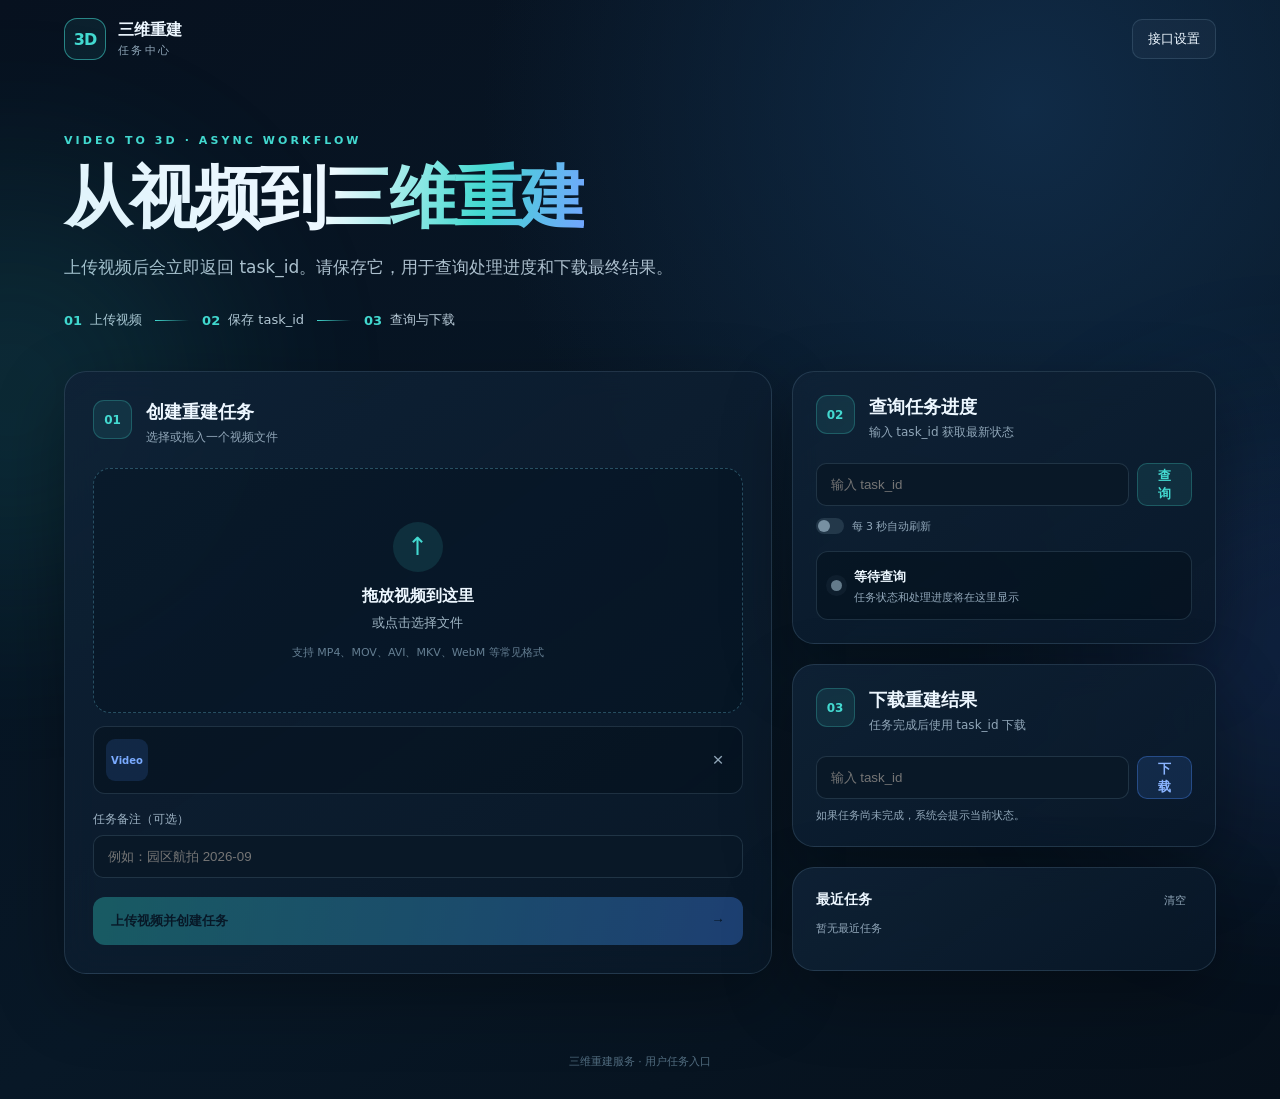
<file: webui/index.html>
<!doctype html>
<html lang="zh-CN">
<head>
  <meta charset="utf-8" />
  <meta name="viewport" content="width=device-width, initial-scale=1" />
  <meta name="description" content="上传视频、查询三维重建任务进度并下载结果" />
  <title>三维重建任务中心</title>
  <link rel="stylesheet" href="./styles.css" />
</head>
<body>
  <div class="ambient ambient-a"></div><div class="ambient ambient-b"></div>
  <header class="topbar">
    <a class="brand" href="#top" aria-label="三维重建任务中心首页"><span class="brand-mark">3D</span><span><strong>三维重建</strong><small>任务中心</small></span></a>
    <button id="settingsToggle" class="ghost-button" type="button">接口设置</button>
  </header>
  <main id="top">
    <section class="hero">
      <p class="eyebrow">VIDEO TO 3D · ASYNC WORKFLOW</p>
      <h1>从视频到<span>三维重建</span></h1>
      <p class="hero-copy">上传视频后会立即返回 task_id。请保存它，用于查询处理进度和下载最终结果。</p>
      <div class="flow" aria-label="使用步骤"><span><b>01</b>上传视频</span><i></i><span><b>02</b>保存 task_id</span><i></i><span><b>03</b>查询与下载</span></div>
    </section>

    <section id="settingsPanel" class="settings-panel" hidden>
      <div><h2>接口设置</h2><p>默认使用当前网站域名；只有后端部署在其他地址时才需要修改。</p></div>
      <div class="settings-grid">
        <label>API 地址<input id="apiBase" placeholder="例如 http://127.0.0.1:8000" /></label>
        <label>创建任务路径<input id="uploadPath" /></label>
        <label>进度路径<input id="statusPath" /></label>
        <label>结果查询路径<input id="downloadPath" /></label>
      </div>
      <button id="saveSettings" class="secondary-button" type="button">保存设置</button>
    </section>

    <section class="workspace">
      <article class="panel upload-panel">
        <div class="panel-heading"><span class="step-number">01</span><div><h2>创建重建任务</h2><p>选择或拖入一个视频文件</p></div></div>
        <label id="dropZone" class="drop-zone" tabindex="0">
          <input id="videoInput" type="file" accept="video/*,.mp4,.mov,.avi,.mkv,.webm" hidden />
          <span class="upload-icon" aria-hidden="true">↑</span>
          <strong>拖放视频到这里</strong><span>或点击选择文件</span><small>支持 MP4、MOV、AVI、MKV、WebM 等常见格式</small>
        </label>
        <div id="fileCard" class="file-card" hidden><div class="file-type">Video</div><div class="file-meta"><strong id="fileName"></strong><span id="fileSize"></span></div><button id="removeFile" type="button" aria-label="移除文件">×</button></div>
        <label class="field">任务备注（可选）<input id="taskNote" maxlength="100" placeholder="例如：园区航拍 2026-09" /></label>
        <button id="uploadButton" class="primary-button" type="button" disabled><span>上传视频并创建任务</span><b>→</b></button>
        <div id="uploadProgress" class="progress-wrap" hidden><div class="progress-label"><span>正在上传视频</span><b id="uploadPercent">0%</b></div><div class="progress-track"><i id="uploadBar"></i></div></div>
        <div id="taskResult" class="task-result" hidden><span>任务已创建</span><div><code id="createdTaskId"></code><button id="copyTaskId" type="button">复制 task_id</button></div><p>请妥善保存此编号。页面也会在本机保留最近任务。</p></div>
      </article>

      <div class="side-stack">
        <article class="panel compact-panel">
          <div class="panel-heading"><span class="step-number">02</span><div><h2>查询任务进度</h2><p>输入 task_id 获取最新状态</p></div></div>
          <div class="task-id-row"><input id="statusTaskId" aria-label="查询任务的 task_id" placeholder="输入 task_id" /><button id="statusButton" class="icon-button" type="button">查询</button></div>
          <label class="poll-switch"><input id="autoPoll" type="checkbox" /><span></span>每 3 秒自动刷新</label>
          <div id="statusResult" class="status-result empty"><div class="status-orb"></div><div><strong>等待查询</strong><p>任务状态和处理进度将在这里显示</p></div></div>
        </article>

        <article class="panel compact-panel">
          <div class="panel-heading"><span class="step-number">03</span><div><h2>下载重建结果</h2><p>任务完成后使用 task_id 下载</p></div></div>
          <div class="task-id-row"><input id="downloadTaskId" aria-label="下载任务的 task_id" placeholder="输入 task_id" /><button id="downloadButton" class="icon-button accent" type="button"> 下载 </button></div>
          <p id="downloadHint" class="download-hint">如果任务尚未完成，系统会提示当前状态。</p>
        </article>

        <article class="panel recent-panel">
          <div class="recent-heading"><h2>最近任务</h2><button id="clearRecent" type="button">清空</button></div>
          <div id="recentTasks" class="recent-list"><p class="muted">暂无最近任务</p></div>
        </article>
      </div>
    </section>
  </main>
  <div id="toast" class="toast" role="status" aria-live="polite"></div>
  <footer>三维重建服务 · 用户任务入口</footer>
  <script src="./app.js"></script>
</body>
</html>
</file>
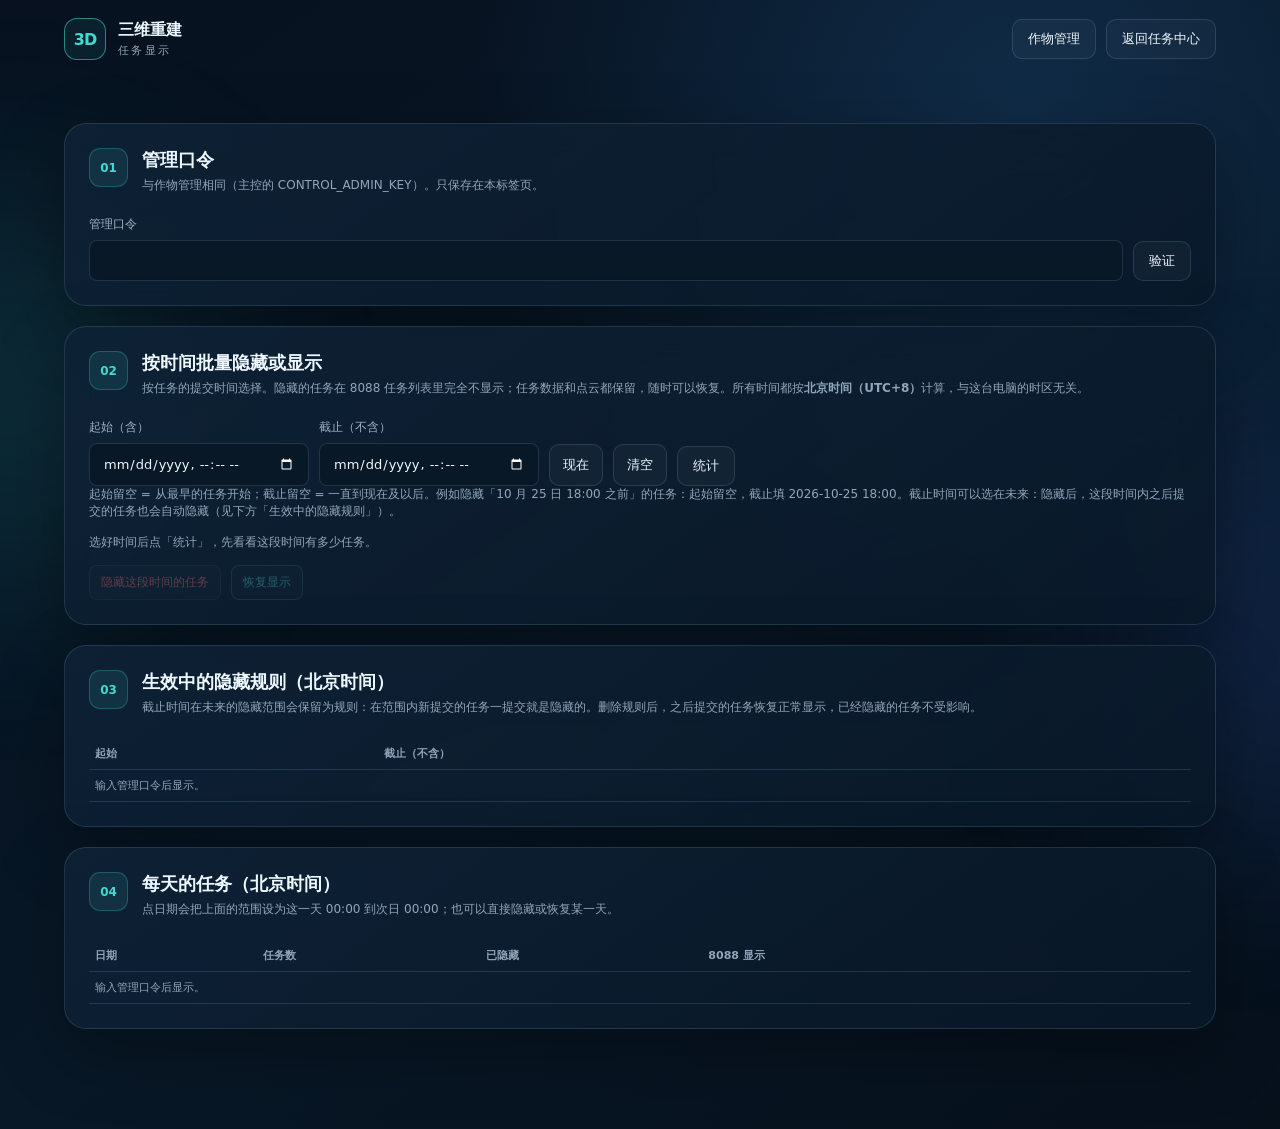
<file: web_UI/tasks.html>
<!doctype html>
<html lang="zh-CN">
<head>
  <meta charset="utf-8" />
  <meta name="viewport" content="width=device-width, initial-scale=1" />
  <meta name="description" content="按日期批量控制 8088 任务列表显示哪些任务" />
  <title>任务显示</title>
  <link rel="stylesheet" href="./styles.css" />
  <link rel="stylesheet" href="./plants.css" />
  <style>.range-row .ghost-button{padding:11px 13px;font-size:13px}</style>
</head>
<body>
  <div class="ambient ambient-a"></div><div class="ambient ambient-b"></div>
  <header class="topbar">
    <a class="brand" href="./index.html" aria-label="返回任务中心"><span class="brand-mark">3D</span><span><strong>三维重建</strong><small>任务显示</small></span></a>
    <nav class="topbar-actions"><a class="ghost-button" href="./plants.html">作物管理</a><a class="ghost-button" href="./index.html">返回任务中心</a></nav>
  </header>
  <main class="plants-main">
    <section class="panel plants-panel">
      <div class="panel-heading"><span class="step-number">01</span><div><h2>管理口令</h2><p>与作物管理相同（主控的 CONTROL_ADMIN_KEY）。只保存在本标签页。</p></div></div>
      <div class="key-row">
        <label for="adminKey">管理口令<input id="adminKey" type="password" autocomplete="current-password" /></label>
        <button id="checkKey" class="secondary-button" type="button">验证</button>
      </div>
    </section>

    <section class="panel plants-panel">
      <div class="panel-heading"><span class="step-number">02</span><div><h2>按时间批量隐藏或显示</h2><p>按任务的提交时间选择。隐藏的任务在 8088 任务列表里完全不显示；任务数据和点云都保留，随时可以恢复。所有时间都按<b>北京时间（UTC+8）</b>计算，与这台电脑的时区无关。</p></div></div>
      <div class="key-row range-row">
        <label for="fromTime">起始（含）<input id="fromTime" type="datetime-local" step="60" /></label>
        <label for="toTime">截止（不含）<input id="toTime" type="datetime-local" step="60" /></label>
        <button id="toNow" class="ghost-button" type="button" title="把截止时间设为当前北京时间">现在</button>
        <button id="clearRange" class="ghost-button" type="button">清空</button>
        <button id="preview" class="secondary-button" type="button">统计</button>
      </div>
      <p class="nodes-line">起始留空 = 从最早的任务开始；截止留空 = 一直到现在及以后。例如隐藏「10 月 25 日 18:00 之前」的任务：起始留空，截止填 2026-10-25 18:00。截止时间可以选在未来：隐藏后，这段时间内之后提交的任务也会自动隐藏（见下方「生效中的隐藏规则」）。</p>
      <p id="previewLine" class="nodes-line">选好时间后点「统计」，先看看这段时间有多少任务。</p>
      <div class="range-actions">
        <button id="hideRange" class="row-button danger" type="button" disabled>隐藏这段时间的任务</button>
        <button id="showRange" class="row-button save" type="button" disabled>恢复显示</button>
      </div>
    </section>

    <section class="panel plants-panel">
      <div class="panel-heading"><span class="step-number">03</span><div><h2>生效中的隐藏规则（北京时间）</h2><p>截止时间在未来的隐藏范围会保留为规则：在范围内新提交的任务一提交就是隐藏的。删除规则后，之后提交的任务恢复正常显示，已经隐藏的任务不受影响。</p></div></div>
      <div class="table-wrap">
        <table class="plants-table days-table">
          <thead><tr><th>起始</th><th>截止（不含）</th><th class="col-actions"></th></tr></thead>
          <tbody id="ruleRows"><tr><td colspan="3" class="muted">输入管理口令后显示。</td></tr></tbody>
        </table>
      </div>
    </section>

    <section class="panel plants-panel">
      <div class="panel-heading"><span class="step-number">04</span><div><h2>每天的任务（北京时间）</h2><p>点日期会把上面的范围设为这一天 00:00 到次日 00:00；也可以直接隐藏或恢复某一天。</p></div></div>
      <div class="table-wrap">
        <table class="plants-table days-table">
          <thead><tr><th>日期</th><th>任务数</th><th>已隐藏</th><th>8088 显示</th><th class="col-actions"></th></tr></thead>
          <tbody id="dayRows"><tr><td colspan="5" class="muted">输入管理口令后显示。</td></tr></tbody>
        </table>
      </div>
    </section>
  </main>
  <div id="toast" class="toast" role="status" aria-live="polite"></div>
  <script src="./tasks.js"></script>
</body>
</html>
</file>
<file: webui/styles.css>
:root{--bg:#07111f;--panel:rgba(13,29,48,.78);--panel2:#10243b;--line:rgba(150,190,220,.17);--text:#edf7ff;--muted:#91a7b9;--cyan:#43d9d0;--blue:#4a8dff;--green:#59e39a;--warn:#ffbf69;--danger:#ff6f7d;--shadow:0 24px 70px rgba(0,0,0,.32)}*{box-sizing:border-box}html{scroll-behavior:smooth}body{margin:0;min-height:100vh;background:radial-gradient(circle at 80% 10%,#102b47 0,transparent 38%),linear-gradient(145deg,#07111f,#081827 55%,#06101b);color:var(--text);font-family:Inter,"PingFang SC","Microsoft YaHei",system-ui,sans-serif;overflow-x:hidden}.ambient{position:fixed;width:420px;height:420px;border-radius:50%;filter:blur(100px);opacity:.13;pointer-events:none}.ambient-a{background:#2bcac2;left:-200px;top:20%}.ambient-b{background:#477dff;right:-220px;bottom:5%}.topbar{height:78px;max-width:1200px;margin:auto;padding:0 24px;display:flex;align-items:center;justify-content:space-between}.brand{display:flex;align-items:center;gap:12px;color:inherit;text-decoration:none}.brand-mark{display:grid;place-items:center;width:42px;height:42px;border:1px solid rgba(67,217,208,.55);border-radius:13px;color:var(--cyan);font-weight:900;letter-spacing:-1px;background:rgba(67,217,208,.08)}.brand strong,.brand small{display:block}.brand strong{font-size:16px}.brand small{font-size:11px;color:var(--muted);letter-spacing:.22em;margin-top:2px}.ghost-button,.secondary-button{border:1px solid var(--line);background:rgba(255,255,255,.03);color:var(--text);border-radius:10px;padding:10px 15px;cursor:pointer}main{max-width:1200px;margin:auto;padding:45px 24px 80px}.hero{max-width:800px;margin-bottom:42px}.eyebrow{color:var(--cyan);font-size:11px;font-weight:800;letter-spacing:.28em}.hero h1{font-size:clamp(38px,6vw,68px);line-height:1.08;letter-spacing:-.045em;margin:14px 0 18px}.hero h1 span{color:transparent;background:linear-gradient(100deg,#eefaff 5%,#43d9d0 60%,#72a5ff);background-clip:text;-webkit-background-clip:text}.hero-copy{max-width:620px;font-size:17px;line-height:1.8;color:#adc0ce}.flow{display:flex;align-items:center;gap:13px;margin-top:28px;color:#b7c9d6;font-size:13px}.flow span{display:flex;align-items:center;gap:8px}.flow b{color:var(--cyan)}.flow i{width:34px;height:1px;background:linear-gradient(90deg,var(--cyan),transparent)}.settings-panel{margin-bottom:20px;padding:22px;border:1px solid rgba(67,217,208,.25);border-radius:18px;background:rgba(14,36,55,.88);box-shadow:var(--shadow)}.settings-panel>div:first-child{display:flex;justify-content:space-between;gap:20px}.settings-panel h2{margin:0;font-size:17px}.settings-panel p{margin:3px 0 14px;color:var(--muted);font-size:12px}.settings-grid{display:grid;grid-template-columns:repeat(2,1fr);gap:12px}.settings-grid label,.field{font-size:12px;color:#9eb3c4}.settings-grid input,.field input,.task-id-row input{width:100%;margin-top:7px;padding:13px 14px;border:1px solid var(--line);border-radius:10px;background:#091827;color:var(--text);outline:none}.settings-grid input:focus,.field input:focus,.task-id-row input:focus{border-color:var(--cyan);box-shadow:0 0 0 3px rgba(67,217,208,.08)}.workspace{display:grid;grid-template-columns:minmax(0,1.25fr) minmax(330px,.75fr);gap:20px;align-items:start}.side-stack{display:grid;gap:20px}.panel{border:1px solid var(--line);border-radius:22px;background:linear-gradient(145deg,rgba(15,34,54,.9),rgba(9,24,40,.84));box-shadow:var(--shadow);backdrop-filter:blur(16px)}.upload-panel{padding:28px}.compact-panel,.recent-panel{padding:23px}.panel-heading{display:flex;align-items:flex-start;gap:14px;margin-bottom:22px}.step-number{display:grid;place-items:center;flex:0 0 39px;height:39px;border-radius:11px;background:rgba(67,217,208,.1);border:1px solid rgba(67,217,208,.25);color:var(--cyan);font-size:12px;font-weight:800}.panel-heading h2{font-size:18px;margin:0 0 5px}.panel-heading p{font-size:12px;color:var(--muted);margin:0}.drop-zone{min-height:245px;border:1.5px dashed rgba(100,183,205,.35);border-radius:17px;background:rgba(5,18,30,.38);display:flex;flex-direction:column;align-items:center;justify-content:center;gap:7px;cursor:pointer;transition:.2s}.drop-zone:hover,.drop-zone.dragging{border-color:var(--cyan);background:rgba(67,217,208,.055);transform:translateY(-2px)}.upload-icon{display:grid;place-items:center;width:50px;height:50px;border-radius:50%;margin-bottom:7px;background:rgba(67,217,208,.12);color:var(--cyan);font-size:25px}.drop-zone strong{font-size:16px}.drop-zone span:not(.upload-icon){color:#9fb5c4;font-size:13px}.drop-zone small{color:#647e92;font-size:11px;margin-top:6px}.file-card{display:flex;align-items:center;gap:12px;margin-top:13px;padding:12px;border:1px solid var(--line);border-radius:12px;background:rgba(3,14,24,.4)}.file-type{display:grid;place-items:center;width:42px;height:42px;border-radius:9px;background:rgba(74,141,255,.15);color:#7aabff;font-size:10px;font-weight:800}.file-meta{min-width:0;flex:1}.file-meta strong,.file-meta span{display:block;overflow:hidden;text-overflow:ellipsis;white-space:nowrap}.file-meta strong{font-size:13px}.file-meta span{font-size:11px;color:var(--muted);margin-top:4px}.file-card button,.recent-heading button{border:0;background:none;color:var(--muted);cursor:pointer;font-size:19px}.field{display:block;margin-top:17px}.primary-button{width:100%;margin-top:19px;border:0;border-radius:12px;padding:15px 18px;background:linear-gradient(100deg,#35cfc7,#478bff);color:#04131e;font-weight:900;display:flex;justify-content:space-between;cursor:pointer;box-shadow:0 10px 25px rgba(52,202,196,.16)}.primary-button:disabled{opacity:.35;cursor:not-allowed;box-shadow:none}.progress-wrap{margin-top:17px}.progress-label{display:flex;justify-content:space-between;color:var(--muted);font-size:12px}.progress-track{height:7px;background:#07131f;border-radius:10px;margin-top:8px;overflow:hidden}.progress-track i{display:block;width:0;height:100%;background:linear-gradient(90deg,var(--cyan),var(--blue));transition:width .2s}.task-result{margin-top:17px;padding:16px;border:1px solid rgba(89,227,154,.25);background:rgba(89,227,154,.055);border-radius:13px}.task-result>span{color:var(--green);font-size:12px;font-weight:800}.task-result>div{display:flex;gap:8px;margin-top:8px}.task-result code{min-width:0;flex:1;overflow:auto;padding:10px;border-radius:8px;background:#071520;color:#d9fff0}.task-result button{border:1px solid rgba(89,227,154,.25);border-radius:8px;background:rgba(89,227,154,.08);color:var(--green);cursor:pointer}.task-result p,.download-hint{margin:9px 0 0;font-size:11px;color:var(--muted)}.task-id-row{display:flex;gap:8px}.task-id-row input{margin:0}.icon-button{border:1px solid rgba(67,217,208,.25);border-radius:10px;padding:0 16px;background:rgba(67,217,208,.1);color:var(--cyan);font-weight:800;cursor:pointer}.icon-button.accent{border-color:rgba(74,141,255,.35);background:rgba(74,141,255,.14);color:#8ab4ff}.poll-switch{display:flex;align-items:center;gap:8px;margin-top:12px;color:var(--muted);font-size:11px;cursor:pointer}.poll-switch input{display:none}.poll-switch span{width:28px;height:16px;border-radius:10px;background:#23384a;position:relative}.poll-switch span:after{content:"";position:absolute;width:12px;height:12px;border-radius:50%;background:#7790a2;left:2px;top:2px;transition:.2s}.poll-switch input:checked+span{background:rgba(67,217,208,.3)}.poll-switch input:checked+span:after{left:14px;background:var(--cyan)}.status-result{display:flex;gap:12px;align-items:center;margin-top:17px;padding:14px;border-radius:12px;background:rgba(4,16,27,.48);border:1px solid var(--line)}.status-orb{width:11px;height:11px;border-radius:50%;background:#647b8b;box-shadow:0 0 0 5px rgba(100,123,139,.09)}.status-result strong{font-size:13px}.status-result p{font-size:11px;color:var(--muted);margin:4px 0 0}.status-result.running .status-orb{background:var(--cyan);box-shadow:0 0 0 5px rgba(67,217,208,.1);animation:pulse 1.4s infinite}.status-result.done .status-orb{background:var(--green)}.status-result.failed .status-orb{background:var(--danger)}@keyframes pulse{50%{box-shadow:0 0 0 9px rgba(67,217,208,0)}}.recent-heading{display:flex;justify-content:space-between;align-items:center}.recent-heading h2{font-size:14px;margin:0}.recent-heading button{font-size:11px}.recent-list{margin-top:12px}.recent-item{display:flex;align-items:center;gap:9px;padding:9px 0;border-top:1px solid var(--line)}.recent-item code{flex:1;min-width:0;overflow:hidden;text-overflow:ellipsis;color:#c8dae7;font-size:11px}.recent-item button{border:0;background:none;color:var(--cyan);font-size:11px;cursor:pointer}.muted{color:var(--muted);font-size:11px}.toast{position:fixed;right:24px;bottom:24px;max-width:360px;padding:13px 16px;border:1px solid var(--line);border-radius:11px;background:#10263b;color:var(--text);box-shadow:var(--shadow);font-size:12px;opacity:0;transform:translateY(15px);pointer-events:none;transition:.25s}.toast.show{opacity:1;transform:none}.toast.error{border-color:rgba(255,111,125,.4)}footer{text-align:center;padding:0 20px 30px;color:#526d80;font-size:11px}@media(max-width:860px){main{padding-top:25px}.workspace{grid-template-columns:1fr}.hero h1{font-size:43px}.settings-grid{grid-template-columns:1fr}}@media(max-width:560px){.topbar{height:65px}.brand small{display:none}main{padding:28px 15px 60px}.hero{margin-bottom:30px}.hero h1{font-size:36px}.hero-copy{font-size:14px}.flow{align-items:flex-start;gap:7px;flex-wrap:wrap}.flow i{width:15px;margin-top:9px}.upload-panel,.compact-panel,.recent-panel{padding:19px}.drop-zone{min-height:210px}.task-id-row{flex-direction:column}.icon-button{padding:12px}.task-result>div{flex-direction:column}.settings-panel>div:first-child{display:block}}
</file>
<file: web_UI/styles.css>
.field select{display:block;width:100%;margin-top:8px;padding:12px 14px;border:1px solid var(--line);border-radius:10px;background:#071520;color:var(--text);font:inherit;color-scheme:dark}.field select:focus{outline:2px solid var(--cyan);outline-offset:2px}.field select:disabled{opacity:.6}
:root{--bg:#07111f;--panel:rgba(13,29,48,.78);--panel2:#10243b;--line:rgba(150,190,220,.17);--text:#edf7ff;--muted:#91a7b9;--cyan:#43d9d0;--blue:#4a8dff;--green:#59e39a;--warn:#ffbf69;--danger:#ff6f7d;--shadow:0 24px 70px rgba(0,0,0,.32)}*{box-sizing:border-box}html{scroll-behavior:smooth}body{margin:0;min-height:100vh;background:radial-gradient(circle at 80% 10%,#102b47 0,transparent 38%),linear-gradient(145deg,#07111f,#081827 55%,#06101b);color:var(--text);font-family:Inter,"PingFang SC","Microsoft YaHei",system-ui,sans-serif;overflow-x:hidden}.ambient{position:fixed;width:420px;height:420px;border-radius:50%;filter:blur(100px);opacity:.13;pointer-events:none}.ambient-a{background:#2bcac2;left:-200px;top:20%}.ambient-b{background:#477dff;right:-220px;bottom:5%}.topbar{height:78px;max-width:1200px;margin:auto;padding:0 24px;display:flex;align-items:center;justify-content:space-between}.brand{display:flex;align-items:center;gap:12px;color:inherit;text-decoration:none}.brand-mark{display:grid;place-items:center;width:42px;height:42px;border:1px solid rgba(67,217,208,.55);border-radius:13px;color:var(--cyan);font-weight:900;letter-spacing:-1px;background:rgba(67,217,208,.08)}.brand strong,.brand small{display:block}.brand strong{font-size:16px}.brand small{font-size:11px;color:var(--muted);letter-spacing:.22em;margin-top:2px}.ghost-button,.secondary-button{border:1px solid var(--line);background:rgba(255,255,255,.03);color:var(--text);border-radius:10px;padding:10px 15px;cursor:pointer}main{max-width:1200px;margin:auto;padding:45px 24px 80px}.hero{max-width:800px;margin-bottom:42px}.eyebrow{color:var(--cyan);font-size:11px;font-weight:800;letter-spacing:.28em}.hero h1{font-size:clamp(38px,6vw,68px);line-height:1.08;letter-spacing:-.045em;margin:14px 0 18px}.hero h1 span{color:transparent;background:linear-gradient(100deg,#eefaff 5%,#43d9d0 60%,#72a5ff);background-clip:text;-webkit-background-clip:text}.hero-copy{max-width:620px;font-size:17px;line-height:1.8;color:#adc0ce}.flow{display:flex;align-items:center;gap:13px;margin-top:28px;color:#b7c9d6;font-size:13px}.flow span{display:flex;align-items:center;gap:8px}.flow b{color:var(--cyan)}.flow i{width:34px;height:1px;background:linear-gradient(90deg,var(--cyan),transparent)}.settings-panel{margin-bottom:20px;padding:22px;border:1px solid rgba(67,217,208,.25);border-radius:18px;background:rgba(14,36,55,.88);box-shadow:var(--shadow)}.settings-panel>div:first-child{display:flex;justify-content:space-between;gap:20px}.settings-panel h2{margin:0;font-size:17px}.settings-panel p{margin:3px 0 14px;color:var(--muted);font-size:12px}.settings-grid{display:grid;grid-template-columns:repeat(2,1fr);gap:12px}.settings-grid label,.field{font-size:12px;color:#9eb3c4}.settings-grid input,.field input,.task-id-row input{width:100%;margin-top:7px;padding:13px 14px;border:1px solid var(--line);border-radius:10px;background:#091827;color:var(--text);outline:none}.settings-grid input:focus,.field input:focus,.task-id-row input:focus{border-color:var(--cyan);box-shadow:0 0 0 3px rgba(67,217,208,.08)}.workspace{display:grid;grid-template-columns:minmax(0,1.25fr) minmax(330px,.75fr);gap:20px;align-items:start}.side-stack{display:grid;gap:20px}.panel{border:1px solid var(--line);border-radius:22px;background:linear-gradient(145deg,rgba(15,34,54,.9),rgba(9,24,40,.84));box-shadow:var(--shadow);backdrop-filter:blur(16px)}.upload-panel{padding:28px}.compact-panel,.recent-panel{padding:23px}.panel-heading{display:flex;align-items:flex-start;gap:14px;margin-bottom:22px}.step-number{display:grid;place-items:center;flex:0 0 39px;height:39px;border-radius:11px;background:rgba(67,217,208,.1);border:1px solid rgba(67,217,208,.25);color:var(--cyan);font-size:12px;font-weight:800}.panel-heading h2{font-size:18px;margin:0 0 5px}.panel-heading p{font-size:12px;color:var(--muted);margin:0}.drop-zone{min-height:245px;border:1.5px dashed rgba(100,183,205,.35);border-radius:17px;background:rgba(5,18,30,.38);display:flex;flex-direction:column;align-items:center;justify-content:center;gap:7px;cursor:pointer;transition:.2s}.drop-zone:hover,.drop-zone.dragging{border-color:var(--cyan);background:rgba(67,217,208,.055);transform:translateY(-2px)}.upload-icon{display:grid;place-items:center;width:50px;height:50px;border-radius:50%;margin-bottom:7px;background:rgba(67,217,208,.12);color:var(--cyan);font-size:25px}.drop-zone strong{font-size:16px}.drop-zone span:not(.upload-icon){color:#9fb5c4;font-size:13px}.drop-zone small{color:#647e92;font-size:11px;margin-top:6px}.file-card{display:flex;align-items:center;gap:12px;margin-top:13px;padding:12px;border:1px solid var(--line);border-radius:12px;background:rgba(3,14,24,.4)}.file-type{display:grid;place-items:center;width:42px;height:42px;border-radius:9px;background:rgba(74,141,255,.15);color:#7aabff;font-size:10px;font-weight:800}.file-meta{min-width:0;flex:1}.file-meta strong,.file-meta span{display:block;overflow:hidden;text-overflow:ellipsis;white-space:nowrap}.file-meta strong{font-size:13px}.file-meta span{font-size:11px;color:var(--muted);margin-top:4px}.file-card button,.recent-heading button{border:0;background:none;color:var(--muted);cursor:pointer;font-size:19px}.field{display:block;margin-top:17px}.primary-button{width:100%;margin-top:19px;border:0;border-radius:12px;padding:15px 18px;background:linear-gradient(100deg,#35cfc7,#478bff);color:#04131e;font-weight:900;display:flex;justify-content:space-between;cursor:pointer;box-shadow:0 10px 25px rgba(52,202,196,.16)}.primary-button:disabled{opacity:.35;cursor:not-allowed;box-shadow:none}.progress-wrap{margin-top:17px}.progress-label{display:flex;justify-content:space-between;color:var(--muted);font-size:12px}.progress-track{height:7px;background:#07131f;border-radius:10px;margin-top:8px;overflow:hidden}.progress-track i{display:block;width:0;height:100%;background:linear-gradient(90deg,var(--cyan),var(--blue));transition:width .2s}.task-result{margin-top:17px;padding:16px;border:1px solid rgba(89,227,154,.25);background:rgba(89,227,154,.055);border-radius:13px}.task-result>span{color:var(--green);font-size:12px;font-weight:800}.task-result>div{display:flex;gap:8px;margin-top:8px}.task-result code{min-width:0;flex:1;overflow:auto;padding:10px;border-radius:8px;background:#071520;color:#d9fff0}.task-result button{border:1px solid rgba(89,227,154,.25);border-radius:8px;background:rgba(89,227,154,.08);color:var(--green);cursor:pointer}.task-result p,.download-hint{margin:9px 0 0;font-size:11px;color:var(--muted)}.task-id-row{display:flex;gap:8px}.task-id-row input{margin:0}.icon-button{border:1px solid rgba(67,217,208,.25);border-radius:10px;padding:0 16px;background:rgba(67,217,208,.1);color:var(--cyan);font-weight:800;cursor:pointer}.icon-button.accent{border-color:rgba(74,141,255,.35);background:rgba(74,141,255,.14);color:#8ab4ff}.poll-switch{display:flex;align-items:center;gap:8px;margin-top:12px;color:var(--muted);font-size:11px;cursor:pointer}.poll-switch input{display:none}.poll-switch span{width:28px;height:16px;border-radius:10px;background:#23384a;position:relative}.poll-switch span:after{content:"";position:absolute;width:12px;height:12px;border-radius:50%;background:#7790a2;left:2px;top:2px;transition:.2s}.poll-switch input:checked+span{background:rgba(67,217,208,.3)}.poll-switch input:checked+span:after{left:14px;background:var(--cyan)}.status-result{display:flex;gap:12px;align-items:center;margin-top:17px;padding:14px;border-radius:12px;background:rgba(4,16,27,.48);border:1px solid var(--line)}.status-orb{width:11px;height:11px;border-radius:50%;background:#647b8b;box-shadow:0 0 0 5px rgba(100,123,139,.09)}.status-result strong{font-size:13px}.status-result p{font-size:11px;color:var(--muted);margin:4px 0 0}.status-result.running .status-orb{background:var(--cyan);box-shadow:0 0 0 5px rgba(67,217,208,.1);animation:pulse 1.4s infinite}.status-result.done .status-orb{background:var(--green)}.status-result.failed .status-orb{background:var(--danger)}@keyframes pulse{50%{box-shadow:0 0 0 9px rgba(67,217,208,0)}}.recent-heading{display:flex;justify-content:space-between;align-items:center}.recent-heading h2{font-size:14px;margin:0}.recent-heading button{font-size:11px}.recent-list{margin-top:12px}.recent-item{display:flex;align-items:center;gap:9px;padding:9px 0;border-top:1px solid var(--line)}.recent-item code{flex:1;min-width:0;overflow:hidden;text-overflow:ellipsis;color:#c8dae7;font-size:11px}.recent-item button{border:0;background:none;color:var(--cyan);font-size:11px;cursor:pointer}.muted{color:var(--muted);font-size:11px}.toast{position:fixed;right:24px;bottom:24px;max-width:360px;padding:13px 16px;border:1px solid var(--line);border-radius:11px;background:#10263b;color:var(--text);box-shadow:var(--shadow);font-size:12px;opacity:0;transform:translateY(15px);pointer-events:none;transition:.25s}.toast.show{opacity:1;transform:none}.toast.error{border-color:rgba(255,111,125,.4)}footer{text-align:center;padding:0 20px 30px;color:#526d80;font-size:11px}@media(max-width:860px){main{padding-top:25px}.workspace{grid-template-columns:1fr}.hero h1{font-size:43px}.settings-grid{grid-template-columns:1fr}}@media(max-width:560px){.topbar{height:65px}.brand small{display:none}main{padding:28px 15px 60px}.hero{margin-bottom:30px}.hero h1{font-size:36px}.hero-copy{font-size:14px}.flow{align-items:flex-start;gap:7px;flex-wrap:wrap}.flow i{width:15px;margin-top:9px}.upload-panel,.compact-panel,.recent-panel{padding:19px}.drop-zone{min-height:210px}.task-id-row{flex-direction:column}.icon-button{padding:12px}.task-result>div{flex-direction:column}.settings-panel>div:first-child{display:block}}
.node-info{display:flex;min-width:0;flex:1;flex-direction:column;gap:3px}.node-info strong{overflow:hidden;text-overflow:ellipsis;white-space:nowrap;color:#e7f5ff;font-size:12px}.node-info span{color:var(--muted);font-size:11px}.node-dot{flex:0 0 9px;height:9px;border-radius:50%;background:#647b8b}.node-dot.ok{background:var(--green);box-shadow:0 0 0 4px rgba(89,227,154,.12)}.node-dot.busy{background:var(--warn)}.node-dot.off{background:#647b8b}
</file>
<file: web_UI/plants.css>
.topbar-actions{display:flex;gap:10px}
@media(max-width:560px){.topbar{height:auto;min-height:65px;flex-wrap:wrap;gap:12px;padding-top:12px;padding-bottom:12px}.topbar-actions{flex-wrap:wrap}.topbar-actions .ghost-button{white-space:nowrap}}
.node-pause{margin-left:auto;flex:0 0 auto;border:1px solid var(--line)!important;border-radius:7px;padding:4px 9px;font-size:11px}
a.ghost-button{text-decoration:none;font-size:13px}
.plants-main{max-width:1200px}
.plants-panel{padding:24px;margin-bottom:20px}
.key-row{display:flex;gap:10px;align-items:flex-end;flex-wrap:wrap}
.key-row label{flex:1;min-width:220px;font-size:12px;color:#9eb3c4}
.key-row input,.plants-table input,.plants-table select{width:100%;padding:9px 10px;border:1px solid var(--line);border-radius:8px;background:#091827;color:var(--text);font:inherit;font-size:13px;color-scheme:dark}
.key-row input{margin-top:7px;padding:12px 13px}
.plants-table input:focus,.plants-table select:focus,.key-row input:focus{outline:none;border-color:var(--cyan)}
.table-wrap{overflow-x:auto}
.plants-table{width:100%;border-collapse:collapse;font-size:13px;min-width:960px}
.plants-table th{text-align:left;font-weight:600;color:var(--muted);font-size:11px;padding:8px 6px;border-bottom:1px solid var(--line);white-space:nowrap}
.plants-table td{padding:8px 6px;border-bottom:1px solid var(--line);vertical-align:middle}
.plants-table tr.disabled td{opacity:.55}
.plants-table tr.dirty td:first-child{box-shadow:inset 3px 0 0 var(--warn)}
.plants-table tr.new-row td{border-bottom:0;padding-top:16px}
.plants-table code{color:#c8dae7}
.col-key{width:110px}.col-name{width:120px}.col-ini{min-width:280px}.col-order{width:72px}.col-mode{width:150px}.col-enabled{width:56px;text-align:center}.col-actions{width:150px;white-space:nowrap}
.plants-table input[type=checkbox]{width:18px;height:18px;accent-color:var(--cyan)}
.ini-state{display:block;margin-top:4px;font-size:11px;color:var(--muted)}
.ini-state.ok{color:var(--green)}.ini-state.warn{color:var(--warn)}.ini-state.bad{color:var(--danger)}
.row-button{border:1px solid var(--line);background:rgba(255,255,255,.03);color:var(--text);border-radius:8px;padding:8px 11px;cursor:pointer;font-size:12px}
.row-button.save{border-color:rgba(67,217,208,.35);color:var(--cyan)}
.row-button.danger{color:var(--danger)}
.row-button:disabled{opacity:.35;cursor:not-allowed}
.nodes-line{margin:0 0 14px;font-size:12px;color:var(--muted)}
.range-row label{flex:0 1 220px;min-width:160px}
.range-row input[type=date]{color-scheme:dark}
.range-actions{display:flex;gap:10px;flex-wrap:wrap}
.days-table{min-width:520px}
.day-link{color:var(--cyan);text-decoration:none}
.day-link:hover{text-decoration:underline}
.plants-help{margin:0;font-size:12px;line-height:1.8;color:var(--muted)}
.plants-help b{color:#c8dae7;font-weight:600}
@media(max-width:560px){.plants-panel{padding:18px}.topbar-actions .ghost-button{padding:9px 11px}}
</file>
